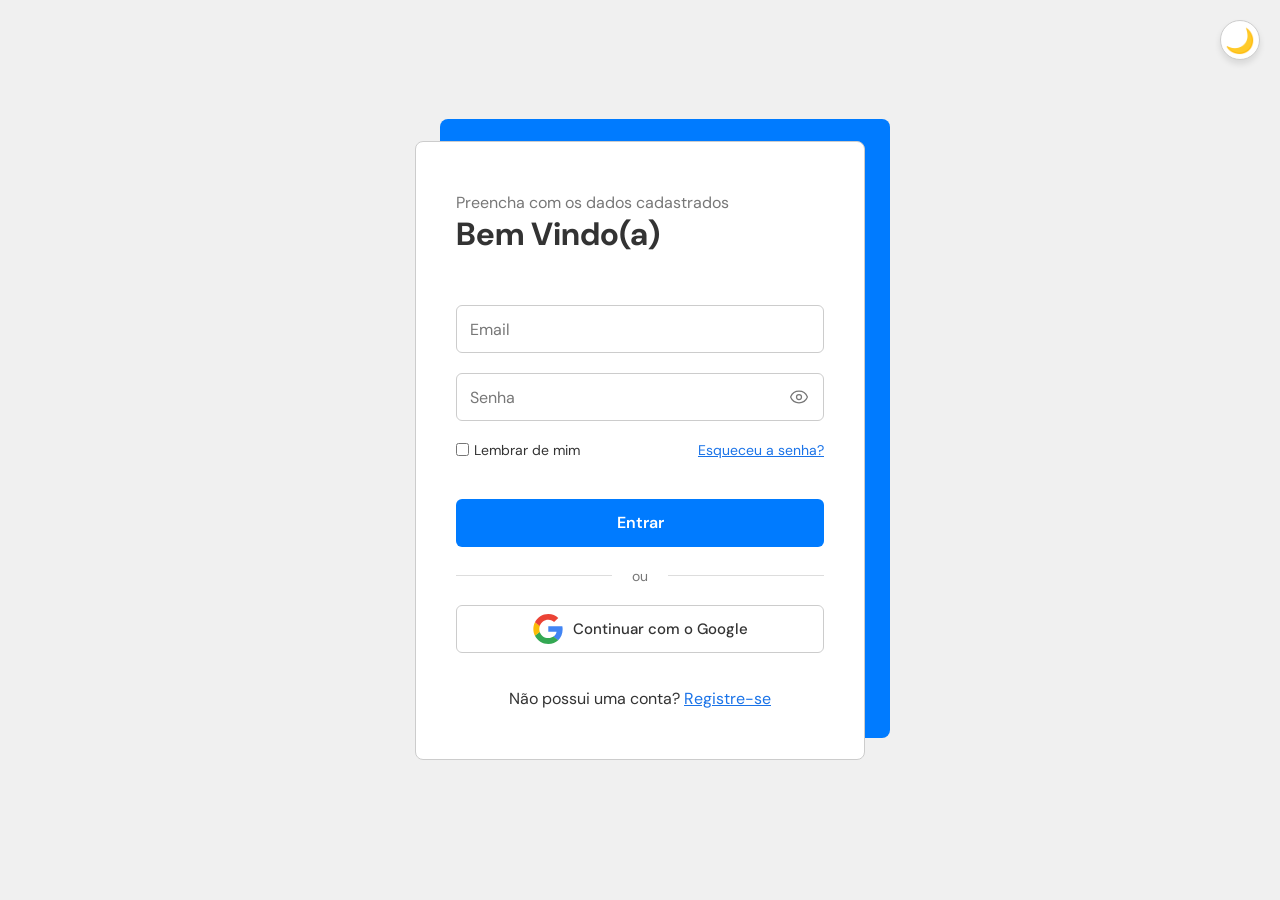
<file: login.html>
<!DOCTYPE html>
<html lang="pt-BR">
<head>
    <meta charset="UTF-8">
    <meta name="viewport" content="width=device-width, initial-scale=1.0">
    <title>Login Form</title>
    <link rel="stylesheet" href="./assets/css/style.css">
    <script src="assets/js/main.js" defer></script>
</head>
<body>

  <button id="theme-toggle" class="theme-toggle-btn" onclick="toggleTheme()" aria-label="Alternar tema">
      <span class="icon-moon">🌙</span>
      <span class="icon-sun">☀️</span>
  </button>
    <div class="container">
      
      <div class="form-container">

        <div class="form-header">
          <p>Preencha com os dados cadastrados</p>
          <h1>Bem Vindo(a)</h1>
        </div>

        <form class="form-box" action="dashboard.html">
          
          <div class="input-group">
            <input
              type="email"
              id="email"
              class="input-field"
              placeholder=""
              required
            />
            <label for="email" class="floating-label">Email</label>
          </div>

          <div class="input-group">
            <input
              type="password"
              id="password"
              class="input-field"
              placeholder=""
              required
            />
            <label for="password" class="floating-label">Senha</label>
            
            <div class="eye-icon" onclick="togglePassword()">
              <svg
                xmlns="http://www.w3.org/2000/svg"
                width="24"
                height="24"
                viewBox="0 0 24 24"
                fill="none"
                stroke="currentColor"
                stroke-width="1.5"
                stroke-linecap="round"
                stroke-linejoin="round"
                class="lucide lucide-eye-icon lucide-eye"
              >
                <path d="M2.062 12.348a1 1 0 0 1 0-.696 10.75 10.75 0 0 1 19.876 0 1 1 0 0 1 0 .696 10.75 10.75 0 0 1-19.876 0" />
                <circle cx="12" cy="12" r="3" />
              </svg>
            </div>
          </div>

          <div class="input-group checkbox-group">
            <div class="form-col remember-me">
              <input
                type="checkbox"
                id="remember-me-checkbox"
                class="checkbox-field"
              />
              <label for="remember-me-checkbox">Lembrar de mim</label>
            </div>
            <div class="form-col">
              <a href="#" class="form-link">Esqueceu a senha?</a>
            </div>
          </div>

          <button type="submit" class="form-btn form-btn--submit">
            Entrar
          </button>
        </form>

        <div class="form-divider">
          <p>ou</p>
        </div>

        <div class="form-bottom">
          <button class="form-btn form-btn--google">
            <img src="assets/icons/google.svg" class="btn-icon" alt="Ícone do Google" />
            Continuar com o Google
          </button>
          
          <p>
            Não possui uma conta? <a href="registro.html" class="form-link">Registre-se</a>
          </p>
        </div>

      </div>
    </div>

    <script>
      function togglePassword() {
        const passwordInput = document.getElementById("password");
        const eyeIcon = document.querySelector(".eye-icon");

        // Se o input for do tipo password, muda para text (revelando a senha) e substitui o ícone para o olho cortado (eye-off)
        if (passwordInput.type === "password") {
          passwordInput.type = "text";
          eyeIcon.innerHTML = `<svg xmlns="http://www.w3.org/2000/svg" width="24" height="24" viewBox="0 0 24 24" fill="none" stroke="currentColor" stroke-width="1.5" stroke-linecap="round" stroke-linejoin="round" class="lucide lucide-eye-off-icon lucide-eye-off"><path d="M10.733 5.076a10.744 10.744 0 0 1 11.205 6.575 1 1 0 0 1 0 .696 10.747 10.747 0 0 1-1.444 2.49"/><path d="M14.084 14.158a3 3 0 0 1-4.242-4.242"/><path d="M17.479 17.499a10.75 10.75 0 0 1-15.417-5.151 1 1 0 0 1 0-.696 10.75 10.75 0 0 1 4.446-5.143"/><path d="m2 2 20 20"/></svg>`;
        } else {
          // Caso contrário, volta a esconder a senha e restaura o ícone original de olho aberto
          passwordInput.type = "password";
          eyeIcon.innerHTML = `<svg xmlns="http://www.w3.org/2000/svg" width="24" height="24" viewBox="0 0 24 24" fill="none" stroke="currentColor" stroke-width="1.5" stroke-linecap="round" stroke-linejoin="round" class="lucide lucide-eye-icon lucide-eye"><path d="M2.062 12.348a1 1 0 0 1 0-.696 10.75 10.75 0 0 1 19.876 0 1 1 0 0 1 0 .696 10.75 10.75 0 0 1-19.876 0"/><circle cx="12" cy="12" r="3"/></svg>`;
        }
      }
    </script>
  </body>
</html>
</file>
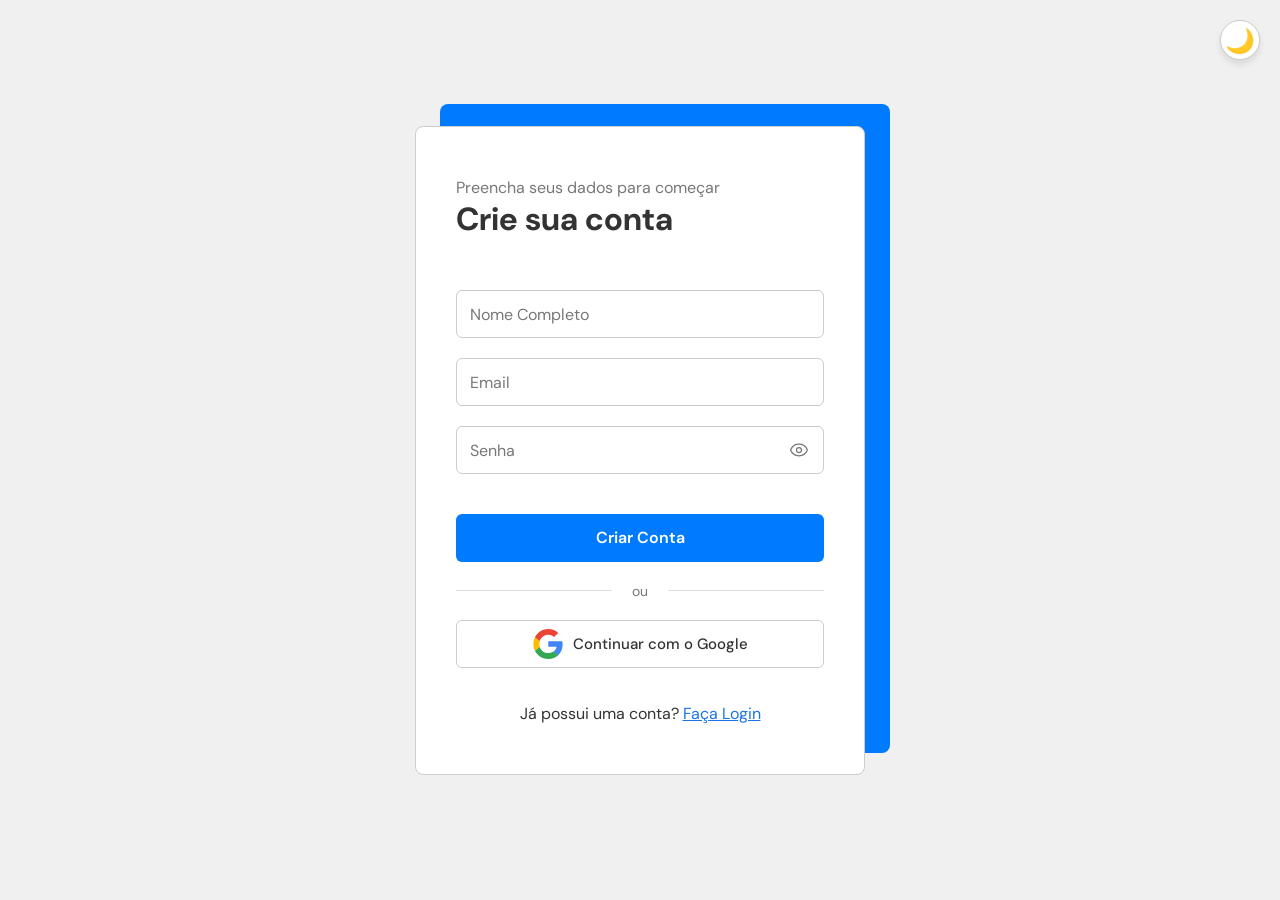
<file: registro.html>
<!DOCTYPE html>
<html lang="pt-BR">
<head>
    <meta charset="UTF-8">
    <meta name="viewport" content="width=device-width, initial-scale=1.0">
    <title>Criar Conta - Reserva de Viagens</title>
    <link rel="stylesheet" href="./assets/css/style.css">
    <script src="assets/js/main.js" defer></script>
</head>
<body>

    <button id="theme-toggle" class="theme-toggle-btn" onclick="toggleTheme()" aria-label="Alternar tema">
        <span class="icon-moon">🌙</span>
        <span class="icon-sun">☀️</span>
    </button>
    
    <div class="container">
      
      <div class="form-container">

        <div class="form-header">
          <p>Preencha seus dados para começar</p>
          <h1>Crie sua conta</h1>
        </div>

        <form class="form-box">
          
          <div class="input-group">
            <input
              type="text"
              id="name"
              class="input-field"
              placeholder=""
              required
            />
            <label for="name" class="floating-label">Nome Completo</label>
          </div>

          <div class="input-group">
            <input
              type="email"
              id="email"
              class="input-field"
              placeholder=""
              required
            />
            <label for="email" class="floating-label">Email</label>
          </div>

          <div class="input-group">
            <input
              type="password"
              id="password"
              class="input-field"
              placeholder=""
              required
            />
            <label for="password" class="floating-label">Senha</label>
            
            <div class="eye-icon" onclick="togglePassword()">
              <svg
                xmlns="http://www.w3.org/2000/svg"
                width="24"
                height="24"
                viewBox="0 0 24 24"
                fill="none"
                stroke="currentColor"
                stroke-width="1.5"
                stroke-linecap="round"
                stroke-linejoin="round"
                class="lucide lucide-eye-icon lucide-eye"
              >
                <path d="M2.062 12.348a1 1 0 0 1 0-.696 10.75 10.75 0 0 1 19.876 0 1 1 0 0 1 0 .696 10.75 10.75 0 0 1-19.876 0" />
                <circle cx="12" cy="12" r="3" />
              </svg>
            </div>
          </div>

          <button type="submit" class="form-btn form-btn--submit">
            Criar Conta
          </button>
        </form>

        <div class="form-divider">
          <p>ou</p>
        </div>

        <div class="form-bottom">
          <button class="form-btn form-btn--google">
            <img src="assets/icons/google.svg" class="btn-icon" alt="Ícone do Google" />
            Continuar com o Google
          </button>
          
          <p>
            Já possui uma conta? <a href="login.html" class="form-link">Faça Login</a>
          </p>
        </div>

      </div>
    </div>

    <script>
      function togglePassword() {
        const passwordInput = document.getElementById("password");
        const eyeIcon = document.querySelector(".eye-icon");

        // Se o input for do tipo password, muda para text (revelando a senha) e substitui o ícone para o olho cortado (eye-off)
        if (passwordInput.type === "password") {
          passwordInput.type = "text";
          eyeIcon.innerHTML = `<svg xmlns="http://www.w3.org/2000/svg" width="24" height="24" viewBox="0 0 24 24" fill="none" stroke="currentColor" stroke-width="1.5" stroke-linecap="round" stroke-linejoin="round" class="lucide lucide-eye-off-icon lucide-eye-off"><path d="M10.733 5.076a10.744 10.744 0 0 1 11.205 6.575 1 1 0 0 1 0 .696 10.747 10.747 0 0 1-1.444 2.49"/><path d="M14.084 14.158a3 3 0 0 1-4.242-4.242"/><path d="M17.479 17.499a10.75 10.75 0 0 1-15.417-5.151 1 1 0 0 1 0-.696 10.75 10.75 0 0 1 4.446-5.143"/><path d="m2 2 20 20"/></svg>`;
        } else {
          // Caso contrário, volta a esconder a senha e restaura o ícone original de olho aberto
          passwordInput.type = "password";
          eyeIcon.innerHTML = `<svg xmlns="http://www.w3.org/2000/svg" width="24" height="24" viewBox="0 0 24 24" fill="none" stroke="currentColor" stroke-width="1.5" stroke-linecap="round" stroke-linejoin="round" class="lucide lucide-eye-icon lucide-eye"><path d="M2.062 12.348a1 1 0 0 1 0-.696 10.75 10.75 0 0 1 19.876 0 1 1 0 0 1 0 .696 10.75 10.75 0 0 1-19.876 0"/><circle cx="12" cy="12" r="3"/></svg>`;
        }
      }
    </script>
</body>
</html>
</file>
<file: assets/css/style.css>
/* ==========================================================================
   1. FONTES E IMPORTAÇÕES
   ========================================================================== */
@import url("https://fonts.googleapis.com/css2?family=DM+Sans:ital,opsz,wght@0,9..40,100..1000;1,9..40,100..1000&display=swap");

/* ==========================================================================
   2. VARIÁVEIS DE TEMA (CUSTOM PROPERTIES)
   ========================================================================== */
/* Tema Claro (Padrão) */
:root {
  --color-background: #f0f0f0;
  --color-text: #333333;
  --color-border: #cccccc;
  --color-placeholder: #777777;
  --color-primary: #007bff;
  --color-primary-hover: #0056b3;
  --color-link: #1a73e8;
  --color-divider: #dddddd;
  --color-social-hover: #f0f0f0;
  --color-floating-label: #5f6368;
  --color-white: #ffffff;
  --color-background-btn-google: #f0f0f0;
  --color-border-btn-google: #cccccc;
}

/* Tema Escuro (Ativado via classe no body) */
.dark-mode {
  --color-background: #0f0f0f;
  --color-text: #b5b5b5;
  --color-border: #616161;
  --color-placeholder: #858585;
  --color-primary: #137cec;
  --color-primary-hover: #4497f0;
  --color-link: #2672d6;
  --color-divider: #222222;
  --color-social-hover: #0f0f0f;
  --color-floating-label: #8f9397;
  --color-white: #333333; /* Usado como fundo de caixas no modo escuro */
  --color-background-btn-google: #0f0f0f;
  --color-border-btn-google: #4c4c4c;
}

/* ==========================================================================
   3. RESET E CONFIGURAÇÕES GLOBAIS
   ========================================================================== */
* {
  margin: 0;
  padding: 0;
  box-sizing: border-box;
  font-family: "DM Sans", sans-serif;
}

html {
  /* Faz a página inteira deslizar suavemente ao clicar nas âncoras do menu */
  scroll-behavior: smooth;
}

body {
  background-color: var(--color-background);
  color: var(--color-text);
  transition: background-color 0.3s ease, color 0.3s ease;
}

/* ==========================================================================
   4. LAYOUTS UTILITÁRIOS GERAIS
   ========================================================================== */
/* Container para centralização absoluta (usado no Login) */
.container {
  display: flex;
  align-items: center;
  justify-content: center;
  min-height: 100vh;
  padding: 20px;
}

/* Espaçamento padrão para todas as seções (usado na Landing Page) */
.page-section {
  padding: 80px 5%;
}

/* Fundo alternativo para diferenciar uma seção da outra */
.bg-alt {
  background-color: rgba(0, 0, 0, 0.03); 
}

body.dark-mode .bg-alt {
  background-color: rgba(255, 255, 255, 0.02);
}

.section-title {
  margin-bottom: 20px;
}

/* ==========================================================================
   5. CABEÇALHOS E NAVEGAÇÃO
   ========================================================================== */
/* Cabeçalho da Página Pública (Index) */
.public-header {
  display: flex;
  justify-content: space-between;
  align-items: center;
  padding: 20px 5%;
  background-color: var(--color-white);
  border-bottom: 1px solid var(--color-border);
}

.public-header .logo {
  font-size: 24px;
  font-weight: bold;
  color: var(--color-primary);
}

/* Menu de Navegação (Links âncora) */
.header-nav {
  display: flex;
  align-items: center;
  gap: 30px;
}

.nav-links {
  display: flex;
  list-style: none;
  gap: 20px;
}

.nav-links a {
  text-decoration: none;
  color: var(--color-text);
  font-weight: 500;
  transition: color 0.3s ease;
}

.nav-links a:hover {
  color: var(--color-primary);
}

/* Cabeçalho do Painel Admin (Dashboard) */
.dashboard-header {
  display: flex;
  justify-content: space-between;
  align-items: center;
  padding: 20px 40px;
  background-color: var(--color-white);
  border-bottom: 1px solid var(--color-border);
}

/* ==========================================================================
   ESTILOS DO CONTÊINER DE AUTENTICAÇÃO (Login / Perfil)
   ========================================================================== */
.auth-container {
  display: flex;
  align-items: center;
}

.user-profile {
  display: flex;
  align-items: center;
  gap: 15px;
  background-color: var(--color-background);
  padding: 6px 12px;
  border-radius: 20px;
  border: 1px solid var(--color-border);
}

.user-email {
  font-size: 14px;
  font-weight: 500;
  color: var(--color-text);
}

.btn-logout-text {
  background: none;
  border: none;
  color: #dc3545; /* Vermelho para indicar saída */
  font-size: 14px;
  font-weight: bold;
  cursor: pointer;
  transition: opacity 0.3s ease;
}

.btn-logout-text:hover {
  opacity: 0.7;
  text-decoration: underline;
}

@media (max-width: 768px) {
  .nav-links {
    display: none; /* Esconde menu de texto em telas pequenas */
  }
}

/* ==========================================================================
   6. SEÇÃO HERO (APRESENTAÇÃO INICIAL)
   ========================================================================== */

.hero-section {
  position: relative; /* Essencial para o posicionamento absoluto da imagem de fundo */
  padding: 100px 5%; /* Aumentei o padding para dar mais altura à seção */
  background-color: var(--color-background);
  overflow: hidden; /* Garante que a imagem não vaze para fora da seção */
  min-height: 80vh; /* Altura mínima de 80% da tela para um visual impactante */
  display: flex;
  align-items: center;
}

.hero-container {
  max-width: 1200px;
  margin: 0 auto;
  width: 100%;
  position: relative; /* Fica acima da imagem de fundo */
  z-index: 2; /* Garante que o texto esteja sobre a imagem */
}

/* Coluna de Texto (Mantida à esquerda) */
.hero-text {
  max-width: 600px; /* Limita a largura do texto para não ocupar a tela toda */
  text-align: left;
}

.hero-text h1 {
  font-size: 48px; /* Título grande e impactante */
  margin-bottom: 20px;
  line-height: 1.1;
  color: var(--color-text);
}

.hero-text p {
  color: var(--color-placeholder);
  font-size: 18px;
  line-height: 1.6;
}

/* --- A MÁGICA DO CSS: IMAGEM DE FUNDO COM GRADIENTE --- */
.hero-bg-image {
  position: absolute;
  top: 0;
  right: 0;
  width: 50%; /* Reduzido de 65% para 50% para não esticar e manter a qualidade */
  height: 100%;
  z-index: 1; 
  
  /* Gradiente Desktop: Visível na direita (black), invisível na esquerda (transparent) */
  -webkit-mask-image: linear-gradient(to right, transparent 0%, black 50%);
          mask-image: linear-gradient(to right, transparent 0%, black 50%);
}

/* Ajuste sutil para o Dark Mode para que a imagem não "corte" bruscamente */
body.dark-mode .hero-bg-image img {
  opacity: 0.8; /* Diminui o brilho da imagem no dark mode */
}

.hero-bg-image img {
  width: 100%;
  height: 100%;
  object-fit: cover; 
  object-position: right center; 
}

body.dark-mode .hero-bg-image img {
  opacity: 0.8; 
}

.hero-bg-image::after {
  content: "";
  position: absolute;
  bottom: 0;
  left: 0;
  width: 100%;
  height: 150px; /* Controla o tamanho da área que vai desaparecendo */
  
  /* Vai da cor de fundo (sólida embaixo) para transparente (em cima) */
  background: linear-gradient(to top, var(--color-background) 0%, transparent 100%);
  
  pointer-events: none; /* Garante que esse "véu" não atrapalhe cliques na tela */
  z-index: 2; /* Fica acima da imagem, mas atrás do texto */
}

/* RESPONSIVIDADE: Empilha em telas menores (Abordagem rápida) */
@media (max-width: 900px) {
  .hero-section {
    padding: 0; /* Removemos o padding para a imagem colar no topo */
    padding-bottom: 60px;
    min-height: auto;
    flex-direction: column; /* Coloca a imagem em cima e o texto embaixo */
    text-align: center;
  }
  
  /* A imagem agora vai para o topo e ganha o novo gradiente vertical */
  .hero-bg-image {
    position: relative;
    width: 100%;
    height: 45vh; /* Ocupa quase metade da tela do celular */
    
    /* Gradiente Mobile: Forte em cima (black), invisível embaixo (transparent) */
    -webkit-mask-image: linear-gradient(to bottom, black 30%, transparent 100%);
            mask-image: linear-gradient(to bottom, black 30%, transparent 100%);
  }

  .hero-bg-image img {
    object-position: center; /* Centraliza a foto no celular */
  }
  
  .hero-container {
    text-align: center;
    padding: 0 20px;
    /* Puxa o texto um pouco para cima, invadindo a área onde a imagem sumiu */
    margin-top: -40px; 
  }
  
  .hero-text {
    max-width: 100%;
    text-align: center;
    margin-bottom: 40px;
  }
}

/* ==========================================================================
   7. FORMULÁRIOS E INPUTS (LOGIN, REGISTRO E CRUD)
   ========================================================================== */
.form-container {
  position: relative;
  background-color: var(--color-white);
  padding: 50px 40px;
  width: 100%;
  max-width: 450px;
  border-radius: 8px;
  border: 1px solid var(--color-border);
  overflow: hidden;
  box-shadow: 25px -22px var(--color-primary);
}

.form-header {
  position: relative;
}

.form-header p {
  color: var(--color-placeholder);
}

.form-header h1 {
  font-size: 32px;
}

.form-box {
  display: flex;
  flex-direction: column;
  gap: 20px;
  margin-top: 50px;
}

/* Grupos de Input e Efeito Label Flutuante */
.input-group {
  position: relative;
  display: flex;
}

.input-field {
  height: 48px;
  padding-inline: 14px;
  border: 1px solid var(--color-border);
  border-radius: 6px;
  width: 100%;
  outline: none;
  background-color: transparent;
  color: var(--color-text);
}

#password {
  padding-right: 40px;
}

.floating-label {
  position: absolute;
  top: 50%;
  left: 8px;
  transform: translateY(-50%);
  color: var(--color-placeholder);
  background-color: var(--color-white);
  border-radius: 8px;
  padding-inline: 6px;
  transition: all 0.3s ease;
  pointer-events: none;
}

/* Efeito Hover/Focus do Input */
.input-field:focus ~ .floating-label,
.input-field:not(:placeholder-shown) ~ .floating-label {
  top: 0;
  left: 8px;
  transform: translateY(-50%);
  font-size: 12px;
  color: var(--color-primary);
}

.input-field:focus {
  border-color: var(--color-primary);
}

.input-field:not(:focus):not(:placeholder-shown) ~ .floating-label {
  color: var(--color-floating-label);
}

/* Ícone de Senha */
.eye-icon {
  position: absolute;
  right: 15px;
  display: flex;
  top: 50%;
  transform: translateY(-50%);
}

.eye-icon svg {
  width: 20px;
  height: 20px;
  cursor: pointer;
  color: var(--color-placeholder);
}

/* Checkbox e Links do Formulário */
.checkbox-group {
  display: flex;
  justify-content: space-between;
  gap: 10px;
  font-size: 14px;
}

.remember-me {
  display: flex;
  align-items: center;
  gap: 5px;
}

.form-link {
  color: var(--color-link);
}

.form-link:hover {
  text-decoration: none;
}

.form-divider {
  display: flex;
  align-items: center;
  gap: 20px;
  font-size: 14px;
  color: var(--color-placeholder);
  margin-top: 20px;
}

.form-divider:before,
.form-divider::after {
  content: "";
  flex: 1;
  height: 1px;
  background-color: var(--color-divider);
}

.form-bottom {
  display: flex;
  flex-direction: column;
  justify-content: center;
  align-items: center;
  gap: 20px;
  margin-top: 20px;
}

@media (max-width: 480px) {
  .form-container {
    padding: 40px 20px;
    box-shadow: 10px -10px var(--color-primary);
  }
}

/* ==========================================================================
   8. BOTÕES GERAIS E SOCIAIS
   ========================================================================== */
.form-btn {
  display: flex;
  justify-content: center;
  align-items: center;
  gap: 10px;
  height: 48px;
  background: none;
  border: none;
  border-radius: 6px;
  cursor: pointer;
  padding-inline: 8px;
}

.form-btn--submit {
  background-color: var(--color-primary);
  color: #fff;
  font-size: 16px;
  font-weight: 600;
  margin-top: 20px;
  transition: background-color 0.3s ease;
}

.form-btn--submit:hover {
  background-color: var(--color-primary-hover);
}

.form-btn--google {
  width: 100%;
  border: 1px solid var(--color-border-btn-google);
  color: var(--color-text);
  font-size: 15px;
  font-weight: 500;
  transition: background-color 0.3s ease;
  margin-bottom: 15px;
}

.form-btn--google:hover {
  background-color: var(--color-background-btn-google);
}

.btn-icon {
  width: 30px;
}

.btn-outline {
  padding: 8px 16px;
  border: 2px solid var(--color-primary);
  color: var(--color-primary);
  border-radius: 6px;
  text-decoration: none;
  font-weight: 600;
  transition: all 0.3s ease;
}

.btn-outline:hover {
  background-color: var(--color-primary);
  color: #fff;
}

/* ==========================================================================
   9. COMPONENTE DARK MODE TOGGLE (FLUTUANTE)
   ========================================================================== */
.theme-toggle-btn {
  position: fixed;
  top: 20px; 
  right: 20px;
  width: 40px;
  height: 40px;
  border-radius: 50%;
  background-color: var(--color-white);
  border: 1px solid var(--color-border);
  cursor: pointer;
  display: flex;
  align-items: center;
  justify-content: center;
  font-size: 24px;
  z-index: 1000;
  transition: all 0.3s ease;
  outline: none;
  box-shadow: 0 4px 6px rgba(0,0,0,0.1);
}

.theme-toggle-btn:hover {
  background-color: var(--color-background);
  transform: scale(1.05);
}

.theme-toggle-btn .icon-sun {
  display: none;
}

.theme-toggle-btn .icon-moon {
  display: block;
}

body.dark-mode .theme-toggle-btn .icon-moon {
  display: none;
}

body.dark-mode .theme-toggle-btn .icon-sun {
  display: block;
}

/* ==========================================================================
   10. CARDS DE VIAGEM E GRIDS
   ========================================================================== */
.public-packages {
  padding: 40px 5%;
  max-width: 1200px;
  margin: 0 auto;
}

.cards-grid {
  display: grid;
  grid-template-columns: repeat(auto-fill, minmax(280px, 1fr));
  gap: 20px;
}

.travel-card {
  background-color: var(--color-white);
  border: 1px solid var(--color-border);
  border-radius: 8px;
  overflow: hidden;
  display: flex;
  flex-direction: column;
}

.card-img {
  width: 100%;
  height: 180px;
  object-fit: cover;
}

.card-content {
  padding: 20px;
  display: flex;
  flex-direction: column;
  gap: 10px;
  flex-grow: 1;
}

.card-desc {
  font-size: 14px;
  color: var(--color-placeholder);
  flex-grow: 1;
}

.card-price {
  font-size: 18px;
  font-weight: bold;
  color: var(--color-primary);
}

/* Botões Administrativos do Card (Dashboard) */
.card-actions {
  display: flex;
  gap: 10px;
  margin-top: 10px;
}

.btn-action {
  flex: 1;
  padding: 8px;
  border: 1px solid var(--color-border);
  border-radius: 4px;
  background: none;
  cursor: pointer;
  font-weight: 500;
  color: var(--color-text);
  transition: background 0.2s;
}

.plan-card {
  background-color: var(--color-white);
  border: 1px solid var(--color-border);
  border-radius: 8px;
  overflow: hidden;
  display: flex;
  flex-direction: column;
  transition: transform 0.3s ease, box-shadow 0.3s ease;
}

/* Efeito de elevação ao passar o mouse */
.plan-card:hover {
  transform: translateY(-8px);
  box-shadow: 0 12px 24px rgba(0,0,0,0.1);
}

/* Bordas iluminadas para o plano VIP */
.plan-card--highlight {
  border: 2px solid var(--color-primary);
  box-shadow: 0 8px 16px rgba(0, 123, 255, 0.15);
}

/* ==========================================================================
   ESTILOS DA LISTA DE BENEFÍCIOS DOS PLANOS
   ========================================================================== */
.plan-features {
  list-style: none;
  margin: 20px 0 30px 0;
  display: flex;
  flex-direction: column;
  gap: 12px;
}

.plan-features li {
  font-size: 15px;
  color: var(--color-text);
  display: flex;
  align-items: flex-start;
  gap: 8px;
  line-height: 1.4;
}

.feature-disabled {
  color: var(--color-placeholder) !important;
  opacity: 0.6;
  text-decoration: line-through;
}

/* Ajuste sutil do hover no dark mode para não estourar a sombra */
body.dark-mode .plan-card:hover {
  box-shadow: 0 12px 24px rgba(255,255,255,0.05);
}

.contact-form {
  max-width: 500px;
  margin: 0 auto;
  background-color: var(--color-white);
  padding: 40px;
  border-radius: 8px;
  border: 1px solid var(--color-border);
  /* Sombra leve para destacar do fundo alternativo */
  box-shadow: 0 4px 6px rgba(0,0,0,0.05);
}

.btn-edit:hover { background-color: rgba(0, 123, 255, 0.1); }
.btn-delete:hover { background-color: rgba(220, 53, 69, 0.1); }

/* ==========================================================================
   11. DASHBOARD (PAINEL DE ADMINISTRAÇÃO)
   ========================================================================== */
.dashboard-main {
  display: flex;
  flex-direction: column;
  gap: 40px;
  padding: 40px 20px;
  max-width: 1200px;
  margin: 0 auto;
}

.dashboard-box {
  box-shadow: none !important;
  max-width: 100%;
}

@media (min-width: 900px) {
  .dashboard-main {
    flex-direction: row;
    align-items: flex-start;
  }
  .crud-form-section {
    flex: 1;
    position: sticky;
    top: 40px; 
  }
  .crud-list-section {
    flex: 2;
  }
}

/* ==========================================================================
   12. RODAPÉ (FOOTER)
   ========================================================================== */
.site-footer {
  background-color: var(--color-white);
  border-top: 1px solid var(--color-border);
  padding: 60px 5% 20px; /* Espaço generoso no topo, menos embaixo */
  margin-top: 40px;
}

.footer-container {
  max-width: 1200px;
  margin: 0 auto;
  display: grid;
  grid-template-columns: repeat(auto-fit, minmax(250px, 1fr));
  gap: 40px;
  margin-bottom: 40px;
}

.footer-logo {
  font-size: 22px;
  color: var(--color-primary);
  margin-bottom: 15px;
}

.footer-desc {
  color: var(--color-placeholder);
  font-size: 14px;
  line-height: 1.6;
}

.footer-col h4 {
  font-size: 16px;
  margin-bottom: 20px;
  color: var(--color-text);
}

.footer-links, 
.footer-contact {
  list-style: none;
  display: flex;
  flex-direction: column;
  gap: 12px;
}

.footer-links a {
  text-decoration: none;
  color: var(--color-placeholder);
  font-size: 14px;
  transition: color 0.3s ease;
}

.footer-links a:hover {
  color: var(--color-primary);
}

.footer-contact li {
  color: var(--color-placeholder);
  font-size: 14px;
}

.footer-contact a {
  text-decoration: none;
  transition: opacity 0.3s ease;
}

.footer-contact a:hover {
  opacity: 0.8;
}

/* Barra inferior (Copyright) */
.footer-bottom {
  max-width: 1200px;
  margin: 0 auto;
  padding-top: 20px;
  border-top: 1px solid var(--color-divider);
  display: flex;
  flex-direction: column;
  align-items: center;
  gap: 15px;
  text-align: center;
}

.footer-bottom p {
  color: var(--color-placeholder);
  font-size: 14px;
}

.footer-legal {
  display: flex;
  gap: 20px;
}

.footer-legal a {
  text-decoration: none;
  color: var(--color-placeholder);
  font-size: 12px;
  transition: color 0.3s ease;
}

.footer-legal a:hover {
  color: var(--color-primary);
}

/* Responsividade da barra inferior no Desktop */
@media (min-width: 768px) {
  .footer-bottom {
    flex-direction: row;
    justify-content: space-between;
    text-align: left;
  }
}
</file>
